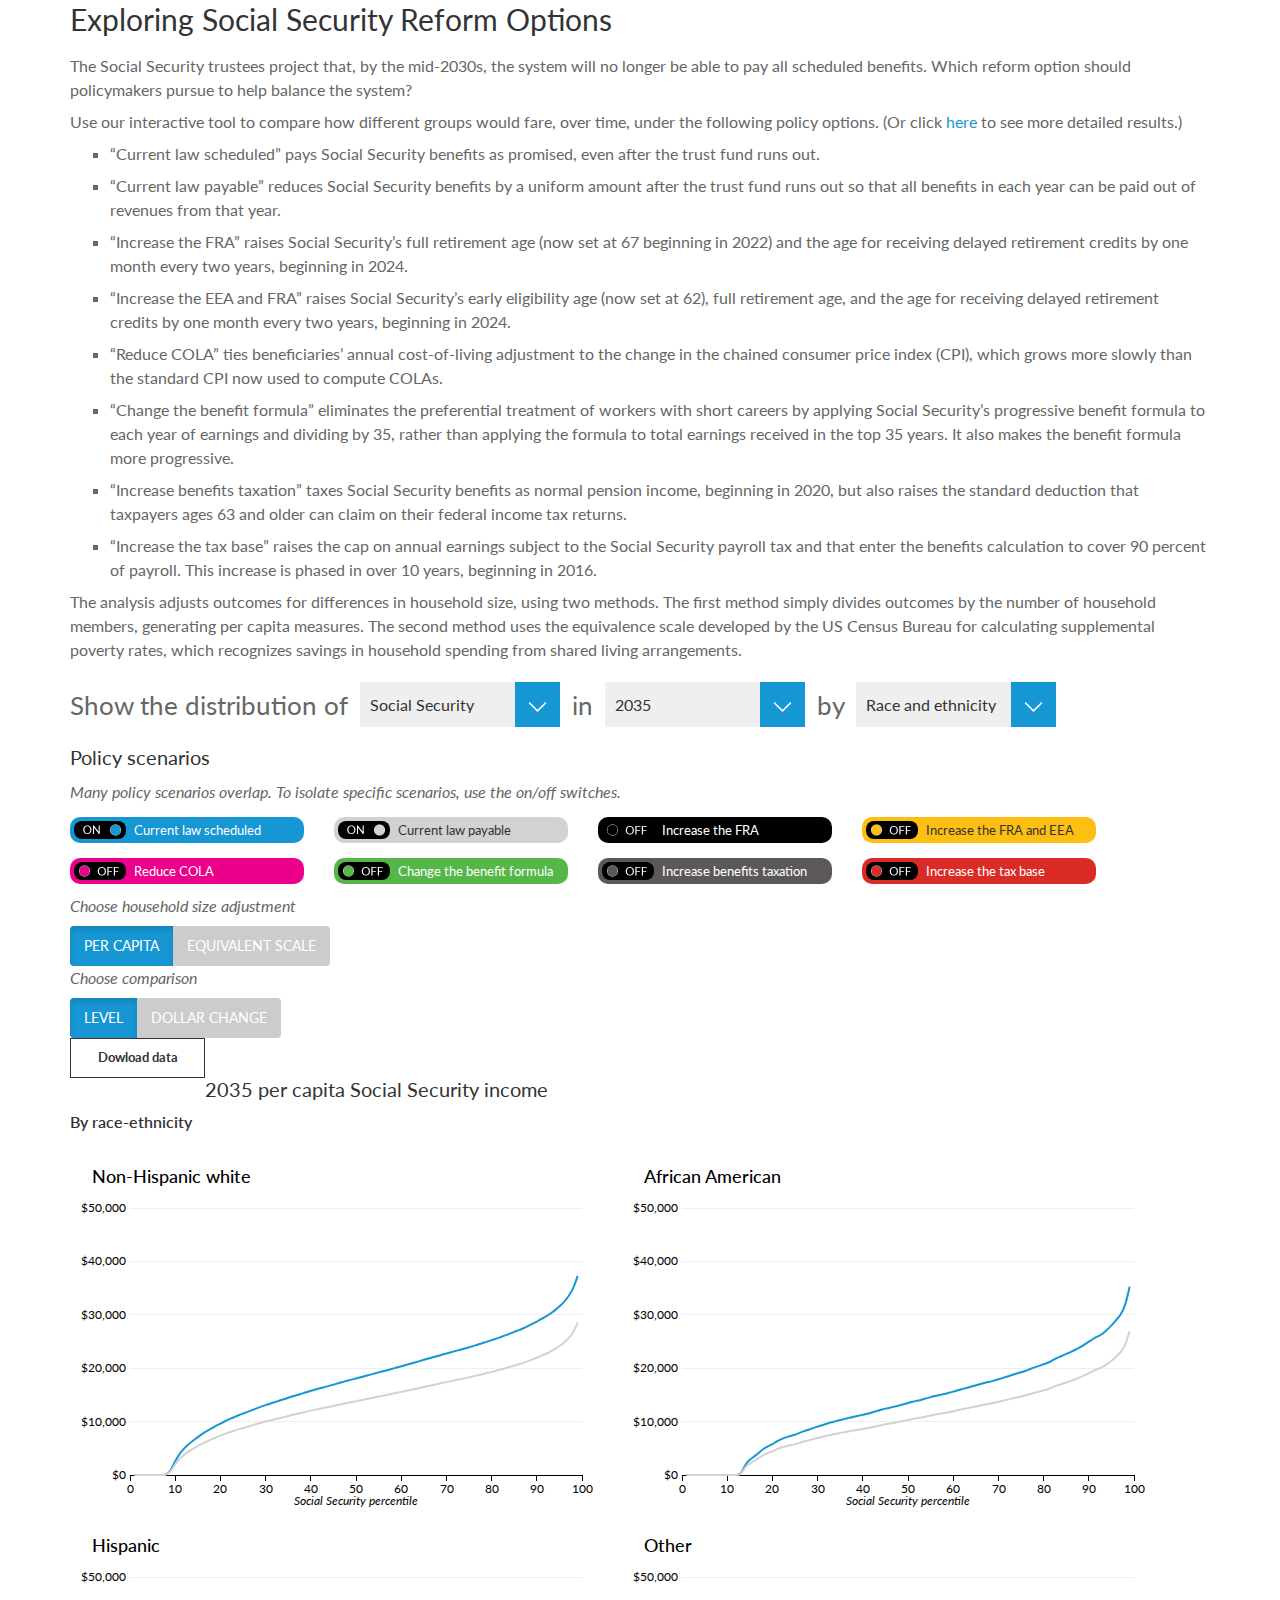
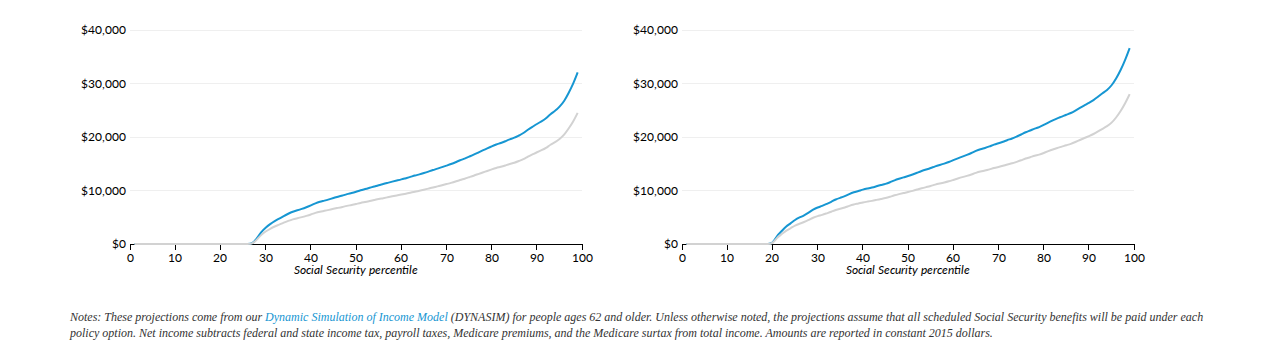
<file: index.html>
<!DOCTYPE html>
<html lang="en">

<head>
    <meta charset="utf-8">
    <meta http-equiv="X-UA-Compatible" content="IE=edge">
    <meta name="viewport" content="width=device-width, initial-scale=1">
    <title>Dynasim Scenario Explorer</title>


    <link rel="stylesheet" type="text/css" href="lib/bootstrap.min.css">


    <link href="http://fonts.googleapis.com/css?family=Lato:300,400,700,300italic,400italic,700italic" rel="stylesheet" type="text/css">
    <link rel="stylesheet" type="text/css" href="css/urban-text.css">

    <style>
        .pym {
            width: 100%;
        }
    </style>

</head>

<body>
    <div class="container">
        <div class="row">
            <div class="col-lg-12">
                <h1>Exploring Social Security Reform Options</h1>

                <p>The Social Security trustees project that, by the mid-2030s, the system will no longer be able to pay all scheduled benefits. Which reform option should policymakers pursue to help balance the system?</p>

<p>Use our interactive tool to compare how different groups would fare, over time, under the following policy options. (Or click <a href="#">here</a> to see more detailed results.) </p>
<ul>
<li>“Current law scheduled” pays Social Security benefits as promised, even after the trust fund runs out. </li>

<li>“Current law payable” reduces Social Security benefits by a uniform amount after the trust fund runs out so that all benefits in each year can be paid out of revenues from that year. </li>

<li>“Increase the FRA” raises Social Security’s full retirement age (now set at 67 beginning in 2022) and the age for receiving delayed retirement credits by one month every two years, beginning in 2024.</li>

<li>“Increase the EEA and FRA” raises Social Security’s early eligibility age (now set at 62), full retirement age, and the age for receiving delayed retirement credits by one month every two years, beginning in 2024.</li>

<li>“Reduce COLA” ties beneficiaries’ annual cost-of-living adjustment to the change in the chained consumer price index (CPI), which grows more slowly than the standard CPI now used to compute COLAs.</li>

<li>“Change the benefit formula” eliminates the preferential treatment of workers with short careers by applying Social Security’s progressive benefit formula to each year of earnings and dividing by 35, rather than applying the formula to total earnings received in the top 35 years. It also makes the benefit formula more progressive.</li>

<li>“Increase benefits taxation” taxes Social Security benefits as normal pension income, beginning in 2020, but also raises the standard deduction that taxpayers ages 63 and older can claim on their federal income tax returns.</li>

<li>“Increase the tax base” raises the cap on annual earnings subject to the Social Security payroll tax and that enter the benefits calculation to cover 90 percent of payroll. This increase is phased in over 10 years, beginning in 2016.</li>
</ul>

<p>The analysis adjusts outcomes for differences in household size, using two methods. The first method simply divides outcomes by the number of household members, generating per capita measures. The second method uses the equivalence scale developed by the US Census Bureau for calculating supplemental poverty rates, which recognizes savings in household spending from shared living arrangements. </p>



                <div id="graphic" class="pym"></div>

                <p class="image-caption">Notes: These projections come from our <a href="http://www.urban.org/research/publication/dynasim-projecting-older-americans-future-well-being">Dynamic Simulation of Income Model</a> (DYNASIM) for people ages 62 and older. Unless otherwise noted, the projections assume that all scheduled Social Security benefits will be paid under each policy option. Net income subtracts federal and state income tax, payroll taxes, Medicare premiums, and the Medicare surtax from total income. Amounts are reported in constant 2015 dollars.</p>

            </div>
        </div>
    </div>

    <script src="lib/jquery.min.js"></script>
    <script src="lib/bootstrap.min.js"></script>
    <script src="lib/pym.min.js"></script>

    <script>
        var pym = new pym.Parent('graphic', 'graphic.html', {});
    </script>

</body>

</html>
</file>
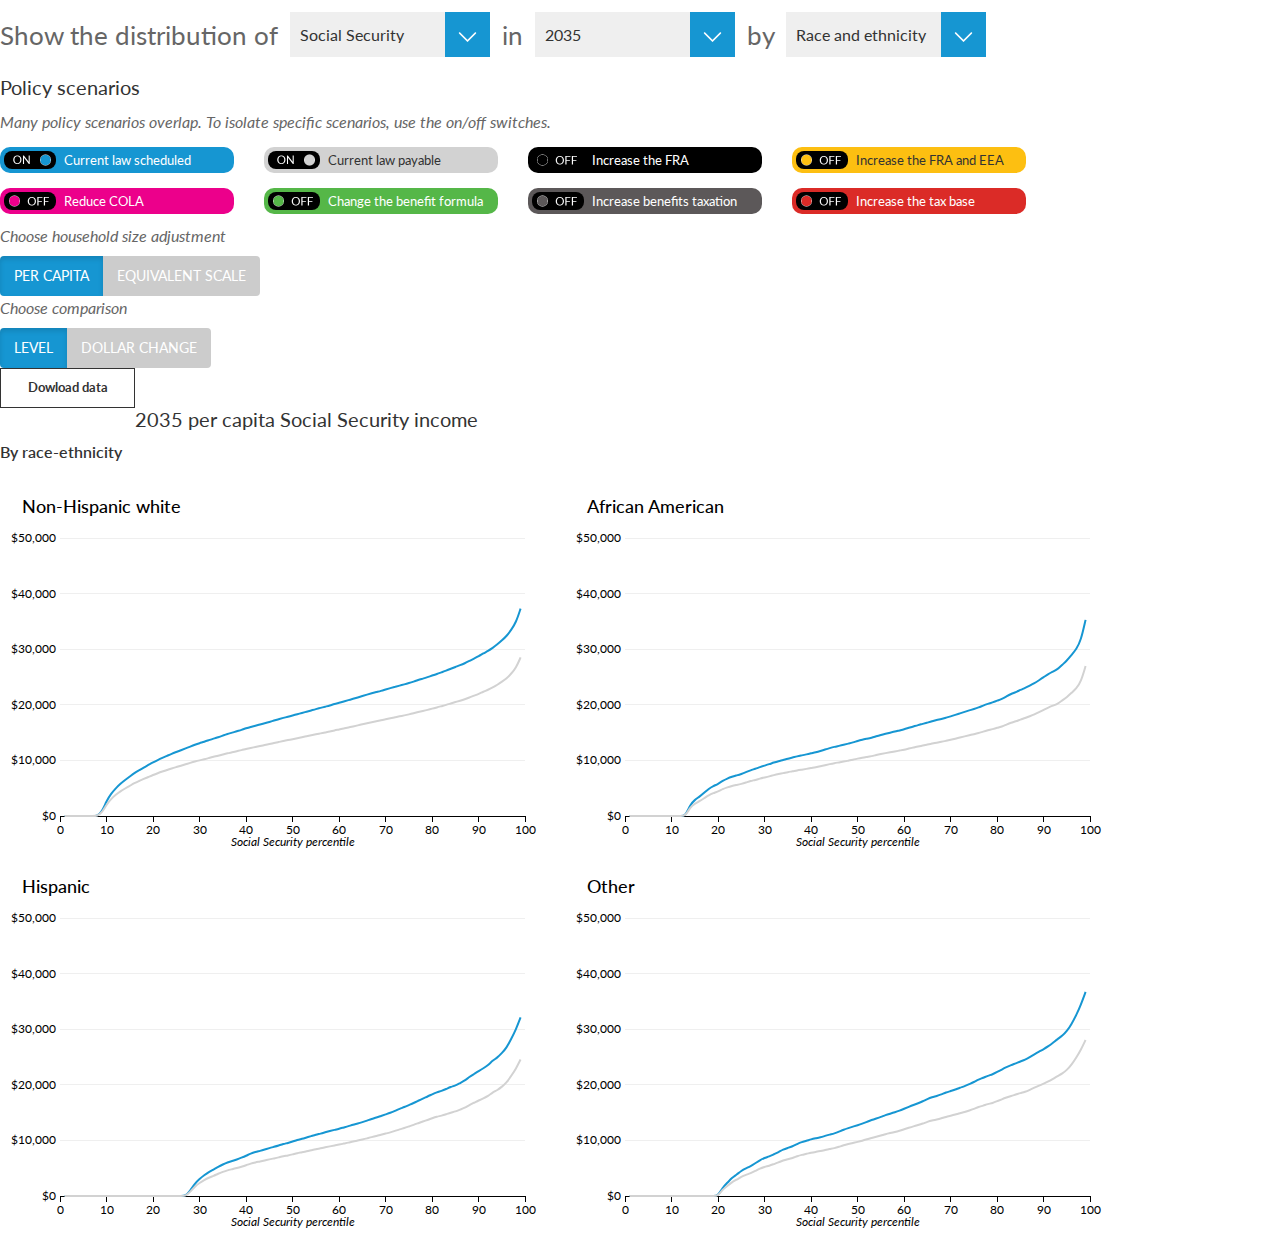
<file: graphic.html>
<!DOCTYPE html>
<html lang="en">

<head>
    <meta charset="utf-8">
    <meta http-equiv="X-UA-Compatible" content="IE=edge">
    <meta name="viewport" content="width=device-width, initial-scale=1">
    <title>Dynasim Scenario Explorer</title>


    <link href="http://fonts.googleapis.com/css?family=Lato:300,400,700,300italic,400italic,700italic" rel="stylesheet" type="text/css">
    <link rel="stylesheet" type="text/css" href="lib/bootstrap.min.css">
    <link rel="stylesheet" type="text/css" href="css/charts.css">
    <link rel="stylesheet" type="text/css" href="css/urban-text.css">
    <link rel="stylesheet" type="text/css" href="css/urban-selects.css">
    <link rel="stylesheet" type="text/css" href="css/urban-switch.css">
    <link rel="stylesheet" type="text/css" href="css/urban-buttons.css">
    <link rel="stylesheet" type="text/css" href="css/main.css">

</head>

<body>
    <div id="dropdowns">
        Show the distribution of
        <div class="styled-select">
            <select id="outcome-select" class="selector">
                <option value="ss">Social Security</option>
                <option value="income">Total income</option>
                <option value="netinc">Net income</option>
            </select>
        </div>
        in
        <div class="styled-select">
            <select id="year-select" class="selector">
                <option value="2015">2015</option>
                <option value="2025">2025</option>
                <option value="2035" selected="2035">2035</option>
                <option value="2045">2045</option>
                <option value="2055">2055</option>
                <option value="2065">2065</option>
            </select>
        </div>
        by
        <div class="styled-select">
            <select id="dem-select" class="selector">
                <option value="race">Race and ethnicity</option>
                <option value="age">Age</option>
                <option value="gender">Gender</option>
                <option value="education">Education</option>
                <option value="marstat">Marital status</option>
                <option value="all">All</option>
            </select>
        </div>
    </div>

    <div id="legend">
        <h3>Policy scenarios</h3>
        <p><em>Many policy scenarios overlap. To isolate specific scenarios, use the on/off switches.</em>
        </p>

        <div class="urban-switch s1">
            <div id="s1" class="switch on"></div>
            Current law scheduled</div>
        <div class="urban-switch s2">
            <div id="s2" class="switch on"></div>
            Current law payable</div>
        <div class="urban-switch s3">
            <div id="s3" class="switch off"></div>
            Increase the FRA</div>
        <div class="urban-switch s4">
            <div id="s4" class="switch off"></div>
            Increase the FRA and EEA</div>
        <div class="urban-switch s5">
            <div id="s5" class="switch off"></div>
            Reduce COLA</div>
        <div class="urban-switch s6">
            <div id="s6" class="switch off"></div>
            Change the benefit formula</div>
        <div class="urban-switch s7">
            <div id="s7" class="switch off"></div>
            Increase benefits taxation</div>
        <div class="urban-switch s8">
            <div id="s8" class="switch off"></div>
            Increase the tax base</div>

        <br/>

		<div id="toggler">
			<div id="toggler1+title">
            	<p><em>Choose household size adjustment</em>
            	</p>
            	<!--button id="toggler" class="urban-button button-selected">Per capita</button-->

            	<div id="toggler1" class="btn-group" data-toggle="buttons">
            	    <label class="urban-button btn btn-primary active">
            	        <input type="radio" name="pceq" id="pc" autocomplete="off" checked>Per Capita
            	    </label>
            	    <label class="urban-button btn btn-primary">
            	        <input type="radio" name="pceq" id="eq" autocomplete="off">Equivalent Scale
            	    </label>
            	</div>
			</div>

			<div id="toggler2+title">
       	   		<p><em>Choose comparison</em>
				</p>

       	   		<div id="toggler2" class="btn-group" data-toggle="buttons">
       	   		    <label class="urban-button btn btn-primary active">
       	   		        <input type="radio" name="levelchange" id="level" autocomplete="off" checked>Level
       	   		    </label>
       	   		    <label class="urban-button btn btn-primary">
       	   		        <input type="radio" name="levelchange" id="change" autocomplete="off">Dollar change
       	   		    </label>
       	   		</div>
			</div>
		</div>
    </div>

	<div>
		<div class="footerButton downloadButton" id="data-downloader">Dowload data</div>
	</div>


	<br>

	<div id="chart-titles">
		<p>
			<h3 id="chart-title">2035 per capita Social Security income</h3>
			<h4 id="chart-subtitle">By education</h4>
		</p>
	</div>

    <div id="linechart" class="graph"></div>
    <!-- <button class="urban-button button-selected">Download detailed data tables</button> -->

    <script src="lib/jquery.min.js"></script>
    <script src="lib/bootstrap.min.js"></script>
    <script src="lib/d3.min.js"></script>
    <script src="lib/modernizr.svg.min.js"></script>
    <script src="lib/pym.min.js"></script>
    <script src="js/urban-selects.js"></script>
    <script src="js/charts.js"></script>

    <script>
        var pymChild = new pym.Child();
    </script>

</body>

</html>
</file>
<file: css/urban-text.css>
body {
    font-family: Lato, sans-serif;
    font-weight: 400;
    font-size: 16pt;
    color: #666;
}

h1,
h2,
h3,
h4,
h5,
h6 {
    color: #333;
}

h1 {
    font: 400 30px/1.3em Lato, sans-serif;
    margin: 0 0 .5em;
}

h2 {
    font: 400 24px/1.3em Lato, sans-serif;
    margin: 0 0 .5em;
}

h3 {
    font: 400 20px/1.3em Lato, sans-serif;
    margin: 0 0 .5em;
}

h4 {
    font: 600 16px/1.3em Lato, sans-serif;
    margin: 0.6em 0 0;
}

h5 {
    font: 700 14px/1.3em Lato, sans-serif;
    margin: 0 0 .5em;
    text-transform: uppercase;
}

h6 {}

p,
ul,
li {
    font: 400 16px/24px Lato, sans-serif;
    margin: 0 0 .5em;
    color: #666;
}

hr {
    width: 150px;
    display: inline-block;
    border: 3px solid #1696d2;
    margin-top: 55px;
    margin-bottom: 55px;
    display: block;
    margin-left: auto;
    margin-right: auto;
}

p a {
    color: #1696d2;
    text-decoration: none;
}

p a:hover {
    color: #1696d2;
}

li {
    list-style: square;
}

.label {
    font-size: 12px;
    color: #0096d2;
    text-transform: uppercase;
    margin-bottom: 14px;
}

.byline {
    font: 600 16px/22px Lato, sans-serif;
    color: #333;
}

.date {
    /*     text-align: center;*/
    
    font: italic 14px Georgia, serif;
    color: #666;
}

.intro-text {
    font: 400 20px/26px Lato, sans-serif;
    color: #333;
}

.large-body {
    font: 400 18px/24px Lato, sans-serif;
}

.image-caption {
    /*    font: normal 400 14px/20px Lato,sans-serif;*/
    
    font-family: Georgia, serif;
    font-size: 12px;
    line-height: 16px;
    font-style: italic;
    color: #333;
    margin-bottom: 20px;
}

.image-credit {
    float: right;
    font: normal 400 12px Lato, sans-serif;
    text-transform: uppercase;
    /*    padding-top:2px;*/
}

.block-quote {
    position: relative;
    display: block;
    margin: 40px 0;
    padding: 35px 0;
    color: #666;
    border-top: 1px solid #ccc;
    border-bottom: 1px solid #ccc;
    font: italic 400 16px/25px Georgia, serif;
}

.block-quote:before {
    position: absolute;
    top: -16px;
    left: 50%;
    bottom: auto;
    right: auto;
    display: block;
    background-repeat: no-repeat;
    background-image: url(http://www.urban.org/sites/all/themes/urban/images/generated/icons-s8fe141aaaa.png);
    background-position: 0 -2663px;
    height: 32px;
    width: 50px;
    content: "\0020";
    z-index: 1;
    width: 50px;
    height: 32px;
    margin-left: -18px;
    background-color: #fff;
}

.quote-attribution {
    display: block;
    font-family: Lato, sans-serif;
    font-weight: 600;
    font-style: normal;
    text-align: center;
    margin-top: 20px;
}

.copy {
    font-size: 0.75em;
}
</file>
<file: css/charts.css>
.graph {
    margin-top: 30px;
    width: 100%;
}
/*line chart value line*/

.chartline {
    fill: none;
    stroke-width: 2px;
}

svg {
    overflow: hidden;
}
/*standard axes*/

.axis {
    font-size: 12px;
    color: #333;
}

.axis path {
    display: none;
}

.axis line {
    stroke: #000;
    shape-rendering: crispEdges;
}

.axis .minor line {
    stroke: #efefef;
    /*    stroke-dasharray: 2, 2;*/
}

.legend {
    font-size: 12px;
    color: #333;
}

.percentile {
    font-size: 12px;
    font-style: italic;
    color: #333;
}
/*page elements*/

#tag a {
    font-size: 9px;
    /* float: right; */
    
    display: block;
    font-weight: 900;
    letter-spacing: 1.5pt;
    text-align: right;
    bottom: 0px;
    left: 180px;
    text-decoration: none;
    color: inherit;
}

#urban {
    color: #1696d2;
}

.charttitle {
    font-size: 16px;
    text-transform: uppercase;
}
</file>
<file: css/urban-selects.css>
.styled-select.filter select{
  pointer-events: none;
}
.styled-select select {
   background: transparent;
   width: 230px;
   height: 45px;
   padding-left: 10px;
   font: 16px Lato;
   color: #333;
   line-height: 1;
   border: 0;
   border-radius: 0;
   -webkit-appearance: none;
   /*pointer-events: none;*/
}
.styled-select select::-ms-expand {
 display: none !important;
}
.styled-select {
    width: 200px;
    height: 45px;
    overflow: hidden;
    background: url(../img/urban-select-2x.png) no-repeat right #EFEFEF;
    background-size: 45px 45px;
    border: none;
    z-index: 2;
    display: inline-block;
    overflow: hidden;
    position: relative;
    top: 12px;
    margin-left: 5px;
    margin-right: 5px;
}
}
*:focus{
   outline: 0;
}
</file>
<file: css/urban-switch.css>
.button-page-list li {
    margin-bottom: 10px;
    list-style: none;
}

.urban-switch {
    font-size: 13px;
    font-family: Lato, sans-serif;
    height: 26px;
    width: 234px;
    border: none;
    display: inline-block;
    line-height: 12px;
    text-align: left;
    margin-right: 25px;
    border-radius: 10px;
    padding-right: 10px;
    margin-bottom: 10px;
}

.switch {
    background-image: url(../img/off-on.png);
    background-repeat: no-repeat;
    width: 52px;
    height: 18px;
    display: inline-block;
    background-size: cover;
    cursor: pointer;
    margin-right: 9px;
    top: 4px;
    left: 4px;
    position: relative;
    border-radius: 8px;
    -webkit-transition: background-position .1s ease-in;
    -moz-transition: background-position .1s ease-in;
    -o-transition: background-position .1s ease-in;
    transition: background-position .1s ease-in;
}

.off {
    background-position: -31px 0px;
}

.on {
    background-position: 0px 0px;
}

.s1 {
    background-color: #1696d2;
    color: #fff;
}

.s2 {
    background-color: #d2d2d2;
    color: #333;
}

.s3 {
    background-color: #000000;
    color: #fff;
}

.s4 {
    background-color: #fdbf11;
    color: #333;
}

.s5 {
    background-color: #ec008b;
    color: #fff;
}

.s6 {
    background-color: #55b748;
    color: #fff;
}

.s7 {
    background-color: #5c5859;
    color: #fff;
}

.s8 {
    background-color: #db2b27;
    color: #fff;
}
</file>
<file: css/urban-buttons.css>
.button-page-list li {
    margin-bottom: 10px;
    list-style: none;
}

.urban-button {
    font-size: 14px;
    font-family: Lato, sans-serif;
    padding: 14px;
    cursor: pointer;
    border: none;
    color: white;
    background-color: #ccc;
    display: inline-block;
    line-height: 12px;
    text-transform: uppercase;
    text-align: center;
    margin-right: 1px;
}

.urban-button:hover,
.btn-primary.active:hover {
    background-color: #000;
    text-decoration: none;
}

.button-selected,
.btn-primary.active {
    background-color: #1696d2;
}

.urban-tag {
    border: 1px solid #ccc;
    color: #666;
    font: 400 12px/12px Lato, sans-serif;
    text-transform: uppercase;
    -webkit-border-radius: 10px;
    -moz-border-radius: 10px;
    border-radius: 10px;
    padding: 9px 20px 9px 20px;
    background-color: #fff;
    display: inline-block;
    cursor: pointer;
}

.urban-tag:hover {
    background-color: #1696d2;
    color: #fff;
}

.button-share {
    display: inline-block;
    background-repeat: no-repeat;
    background-image: url(http://www.urban.org/sites/all/themes/urban/images/generated/icons-s8fe141aaaa.png);
    background-position: 0 -2396px;
    height: 32px;
    width: 32px;
    float: none;
    margin: 0 auto;
}

.button-share:hover {
    background-position: 0 -1948px;
}

.button-facebook {
    display: block;
    background-repeat: no-repeat;
    background-image: url(http://www.urban.org/sites/all/themes/urban/images/generated/icons-s8fe141aaaa.png);
    background-position: 0 -2056px;
    height: 32px;
    width: 32px;
}

.button-facebook:hover {
    background-position: 0 -1609px;
}

.button-twitter {
    display: block;
    background-repeat: no-repeat;
    background-image: url(http://www.urban.org/sites/all/themes/urban/images/generated/icons-s8fe141aaaa.png);
    background-position: 0 -1169px;
    height: 32px;
    width: 32px;
}

.button-twitter:hover {
    background-position: 0 -1577px;
}

.button-linkedin {
    display: block;
    background-repeat: no-repeat;
    background-image: url(http://www.urban.org/sites/all/themes/urban/images/generated/icons-s8fe141aaaa.png);
    background-position: 0 -1641px;
    height: 32px;
    width: 32px;
}

.button-linkedin:hover {
    background-position: 0 -1379px;
}

.button-email {
    display: block;
    background-repeat: no-repeat;
    background-image: url(http://www.urban.org/sites/all/themes/urban/images/generated/icons-s8fe141aaaa.png);
    background-position: 0 -1449px;
    height: 32px;
    width: 32px;
}

.button-email:hover {
    background-position: 0 -1271px;
}

.button-expand {
    display: block;
    background-repeat: no-repeat;
    background-image: url(http://www.urban.org/sites/all/themes/urban/images/generated/icons-s8fe141aaaa.png);
    background-position: 0 -2163px;
    height: 30px;
    width: 32px;
}

.button-expand:hover {
    background-position: 0 -2003px;
}

.button-play {
    display: block;
    background-repeat: no-repeat;
    background-image: url(http://www.urban.org/sites/all/themes/urban/images/generated/icons-s8fe141aaaa.png);
    background-position: 0 -2453px;
    height: 19px;
    width: 19px;
}

.button-play:hover {
    background-position: 0 -2089px;
}

.scrolltotop {
    -webkit-border-radius: 50px;
    -moz-border-radius: 50px;
    -ms-border-radius: 50px;
    -o-border-radius: 50px;
    border-radius: 50px;
    display: inline-block;
    position: relative;
    text-indent: -1000em;
    width: 50px;
    height: 50px;
    background-color: #000;
    z-index: 1;
    padding: 10px;
    cursor: pointer;
    box-shadow: 0 0 2px #fff;
}

.scrolltotop:after {
    -webkit-transform: rotate(45deg);
    -moz-transform: rotate(45deg);
    -ms-transform: rotate(45deg);
    -o-transform: rotate(45deg);
    transform: rotate(45deg);
    content: "\0020";
    width: 16.66667px;
    height: 16.66667px;
    border-color: #fff;
    border-style: solid;
    position: absolute;
    top: 28px;
    left: 25px;
    bottom: auto;
    right: auto;
    border-width: 3px 0 0 3px;
}

.scrolltotop:hover {
    background-color: #1696d2;
}

.scroll-down {
    -webkit-border-radius: 50px;
    -moz-border-radius: 50px;
    -ms-border-radius: 50px;
    -o-border-radius: 50px;
    border-radius: 50px;
    display: inline-block;
    position: relative;
    text-indent: -1000em;
    width: 50px;
    height: 50px;
    background-color: #000;
    z-index: 1;
    padding: 10px;
    cursor: pointer;
    box-shadow: 0 0 2px #fff;
}

.scroll-down:after {
    -webkit-transform: rotate(-135deg);
    -moz-transform: rotate(-135deg);
    -ms-transform: rotate(-135deg);
    -o-transform: rotate(-135deg);
    transform: rotate(-135deg);
    content: "\0020";
    width: 16.66667px;
    height: 16.66667px;
    border-color: #fff;
    border-style: solid;
    position: absolute;
    top: 22px;
    left: 25px;
    bottom: auto;
    right: auto;
    border-width: 3px 0 0 3px;
}

.scroll-down:hover {
    background-color: #1696d2;
}

.button-left {
    -webkit-border-radius: 30px;
    -moz-border-radius: 30px;
    -ms-border-radius: 30px;
    -o-border-radius: 30px;
    border-radius: 30px;
    display: inline-block;
    position: relative;
    text-indent: -1000em;
    width: 30px;
    height: 30px;
    background-color: #000;
    z-index: 1;
    padding: 5px;
    cursor: pointer;
    box-shadow: 0 0 2px #fff;
}

.button-left:after {
    -webkit-transform: rotate(-45deg);
    -moz-transform: rotate(-45deg);
    -ms-transform: rotate(-45deg);
    -o-transform: rotate(-45deg);
    transform: rotate(-45deg);
    content: "\0020";
    width: 10px;
    height: 10px;
    border-color: #fff;
    border-style: solid;
    position: absolute;
    top: 14px;
    left: 15px;
    bottom: auto;
    right: auto;
    border-width: 3px 0 0 3px;
}

.button-left:hover {
    background-color: #1696d2;
}

.button-right {
    -webkit-border-radius: 30px;
    -moz-border-radius: 30px;
    -ms-border-radius: 30px;
    -o-border-radius: 30px;
    border-radius: 30px;
    display: inline-block;
    position: relative;
    text-indent: -1000em;
    width: 30px;
    height: 30px;
    background-color: #000;
    z-index: 1;
    padding: 5px;
    cursor: pointer;
    box-shadow: 0 0 2px #fff;
}

.button-right:after {
    -webkit-transform: rotate(135deg);
    -moz-transform: rotate(135deg);
    -ms-transform: rotate(135deg);
    -o-transform: rotate(135deg);
    transform: rotate(135deg);
    content: "\0020";
    width: 10px;
    height: 10px;
    border-color: #fff;
    border-style: solid;
    position: absolute;
    top: 14px;
    left: 12px;
    bottom: auto;
    right: auto;
    border-width: 3px 0 0 3px;
}

.button-right:hover {
    background-color: #1696d2;
}

.dropdown-sm {
    display: inline-block;
    position: relative;
    text-indent: -1000em;
    width: 25px;
    height: 25px;
    background-color: #e7e6e6;
    z-index: 1;
    padding: 5px;
    cursor: pointer;
    box-shadow: 0 0 2px #fff;
}

.dropdown-sm:after {
    -webkit-transform: rotate(-135deg);
    -moz-transform: rotate(-135deg);
    -ms-transform: rotate(-135deg);
    -o-transform: rotate(-135deg);
    transform: rotate(-135deg);
    content: "\0020";
    width: 5px;
    height: 5px;
    border-color: #999999;
    border-style: solid;
    position: absolute;
    top: 14px;
    left: 14px;
    bottom: auto;
    right: auto;
    border-width: 2px 0 0 2px;
}

.dropdown-sm:hover {
    background-color: #1696d2;
}

.dropdown-sm:hover:after {
    border-color: #fff;
}

.close-sm {
    display: inline-block;
    position: relative;
    text-indent: -1000em;
    width: 25px;
    height: 25px;
    background-color: #e7e6e6;
    z-index: 1;
    padding: 5px;
    cursor: pointer;
    box-shadow: 0 0 2px #fff;
}

.close-sm:after {
    -webkit-transform: rotate(-135deg) translateX(2px) translateY(2px);
    -moz-transform: rotate(-135deg) translateX(2px) translateY(2px);
    -ms-transform: rotate(-135deg) translateX(2px) translateY(2px);
    -o-transform: rotate(-135deg) translateX(2px) translateY(2px);
    transform: rotate(-135deg) translateX(2px) translateY(2px);
    content: "\0026";
    width: 5px;
    height: 5px;
    border-color: #999999;
    border-style: solid;
    position: absolute;
    top: 14px;
    left: 14px;
    bottom: auto;
    right: auto;
    border-width: 2px 0 0 2px;
}

.close-sm:before {
    -webkit-transform: rotate(45deg) translateX(4px) translateY(4px);
    -moz-transform: rotate(45deg) translateX(4px) translateY(4px);
    -ms-transform: rotate(45deg) translateX(4px) translateY(4px);
    -o-transform: rotate(45deg) translateX(4px) translateY(4px);
    transform: rotate(45deg) translateX(4px) translateY(4px);
    content: "\0026";
    position: absolute;
    color: #999;
    top: 14px;
    left: 14px;
    bottom: auto;
    right: auto;
}

.close-sm:hover {
    background-color: #1696d2;
}

.close-sm:hover:after,
.close-sm:hover:before {
    border-color: #fff;
}

.footerButton {
    float: left;
    height: 40px;
    width: 135px;
    border: 1px solid #333;
    cursor: pointer;
    font: 13px Lato;
    font-weight: bold;
    text-align: center;
    padding: 10px;
    text-decoration: none !important;
    color: #333 !important;
}
</file>
<file: css/main.css>
#dropdowns{
  margin-bottom: 20px;
  font-size: 1.2em;
}
</file>
